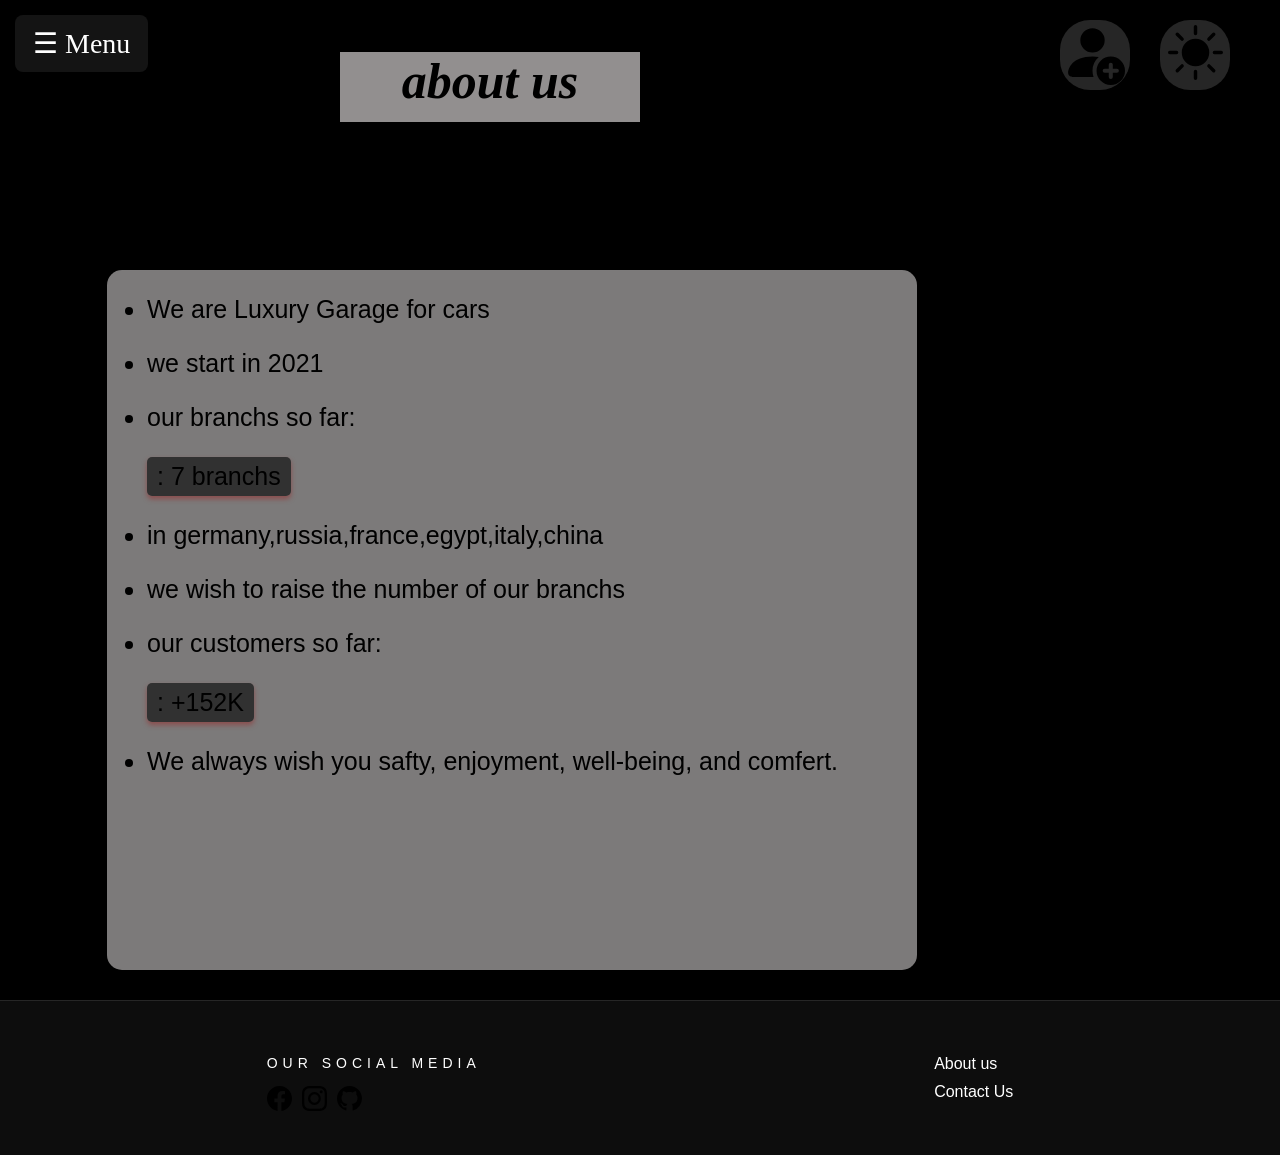
<file: aboutus.html>
<!DOCTYPE html>
<html lang="en">


<head>
    <meta charset="UTF-8">
    <meta name="viewport" content="width=device-width, initial-scale=1.0">
    <link rel="stylesheet" href="aboutus.css" id="theme-style">
    <title>About us - LuxuryGarage</title>
    <button id="theme-toggle" class="theme-btn"><img src="brightness-high-fill.svg" alt="theme" class="img-theme"></button>
    <a href="login.html" id="login-page" class="login-page"><img src="person-fill-add.svg" alt="login" class="img-login"></a>
</head>

<body>





    <div id="about">
        <ul>
            <li>
                <P>We are Luxury Garage for cars</P>
            </li>
            <li>
                <P> we start in 2021</P>
            </li>
            <li>
                <p>our branchs so far:</p>
            </li>
            <p> <span id="cb">: 7 branchs </span></p>
            <li>
                <p> in germany,russia,france,egypt,italy,china</p>
            </li>
            <li>
                <p>we wish to raise the number of our branchs</p>
            </li>
            <li>
                <p>our customers so far:</p>
            </li>
            <p> <span id="cc">: +152K</span></p>
            <li>
                <p>We always wish you safty, enjoyment, well-being, and comfert.
                </p>
            </li>
        </ul>
    </div>
    <h1 id="he"><i>about us</i></h1>


    <footer class="main-footer">

        <div class="footer-content">

            <div class="socialMedia-links">
                <p class="footer-paragraph">Our Social Media</p>
                <div class="icons-link">
                    <a href="https://facebook.com" target="_blank"><img class="icon-image" src="facebook.svg" alt="Facebook"></a>
                    <a href="https://instagram.com" target="_blank"><img class="icon-image" src="instagram.svg" alt="Instagram"></a>
                    <a href="https://github.com" target="_blank"><img class="icon-image" src="github.svg" alt="GitHub"></a>
                </div>
            </div>


            <div class="pages-footer">
                <a href="aboutus.html" class="page-link">About us</a>
                <a href="contact.html" class="page-link">Contact Us</a>
            </div>
        </div>
    </footer>

    <div id="full-menu">
        <button class="menu-btn" id="menuBtn">☰ Menu</button>

        <div class="sidebar" id="sidebar">
            <a href="index.html">Home</a>
            <a href="gallary.html">Gallery</a>
            <a href="compare.html">Compare</a>
            <a href="testdrive.html">Test Drive</a>
            <a href="aboutus.html">About Us</a>
            <a href="contact.html">Contact Us</a>
        </div>
    </div>


    <script src="aboutus.js"></script>
</body>

</html>
</file>
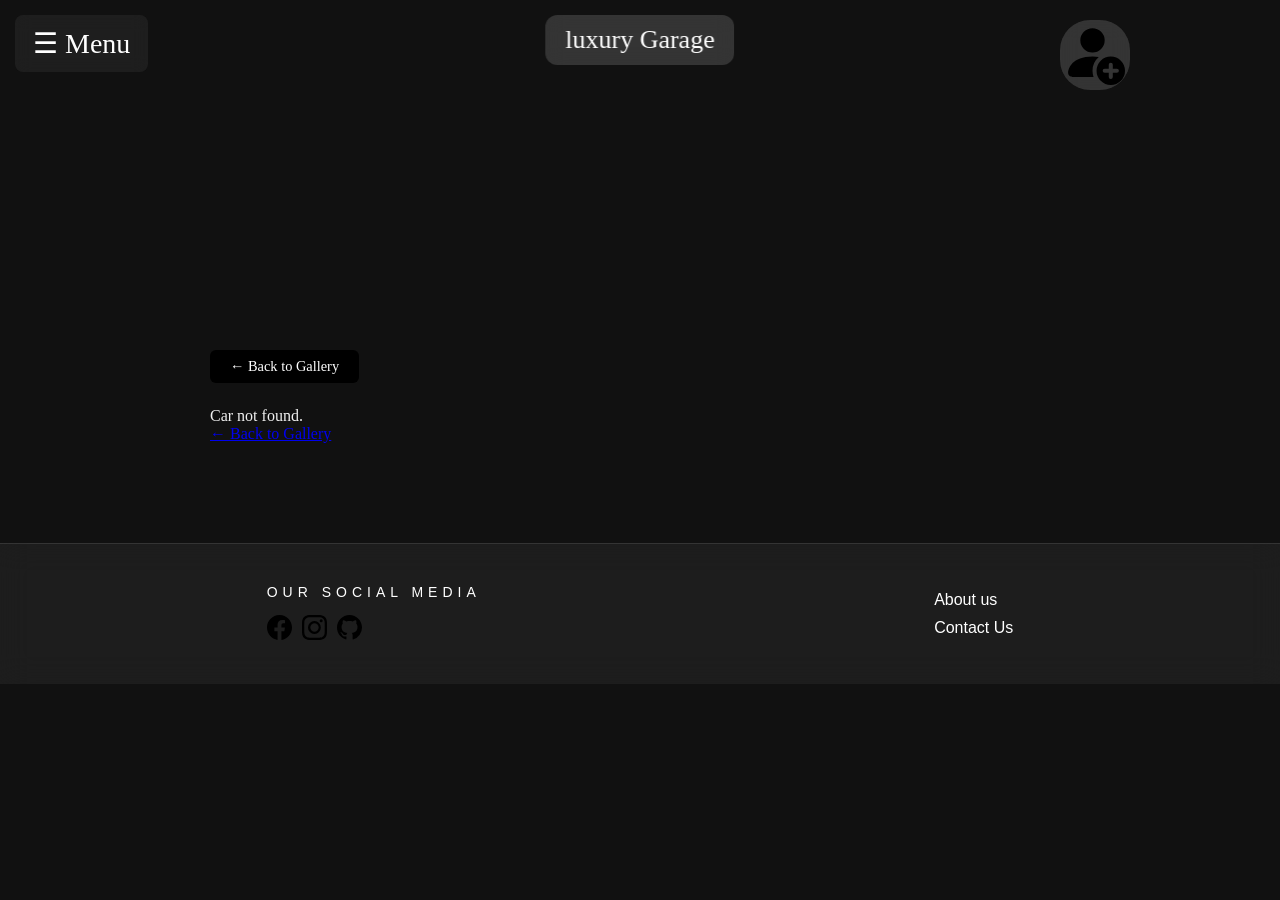
<file: detallis.html>
<!DOCTYPE html>
<html lang="en">

<head>
    <meta charset="UTF-8">
    <meta name="viewport" content="width=device-width, initial-scale=1.0">
    <title>Car Details</title>
    <link rel="stylesheet" href="gallary-dark.css">

</head>

<body>

    <header>

        <a href="index.html" class="site-title">luxury Garage </a>

        <div id="full-menu">
            <button class="menu-btn" id="menuBtn">☰ Menu</button>

            <div class="sidebar" id="sidebar">
                <a href="index.html">Home</a>
                <a href="gallary.html">Gallery</a>
                <a href="compare.html">Compare</a>
                <a href="testDrive.html">Test Drive</a>
                <a href="aboutus.html">About Us</a>
                <a href="contact.html">Contact Us</a>
            </div>
        </div>



        <a href="login.html" id="login-page" class="login-page"><img src="person-fill-add.svg" alt="login" class="img-login"></a>
    </header>

    <div class="detail-wrapper">
        <a href="gallary.html" class="back-btn">← Back to Gallery</a>
        <div id="detailContent">
            <p>Loading...</p>
        </div>
    </div>




    <footer class="main-footer">

        <div class="footer-content">

            <div class="socialMedia-links">
                <p class="footer-paragraph">Our Social Media</p>
                <div class="icons-link">
                    <a href="https://facebook.com" target="_blank"><img class="icon-image" src="facebook.svg" alt="Facebook"></a>
                    <a href="https://instagram.com" target="_blank"><img class="icon-image" src="instagram.svg" alt="Instagram"></a>
                    <a href="https://github.com" target="_blank"><img class="icon-image" src="github.svg" alt="GitHub"></a>
                </div>
            </div>


            <div class="pages-footer">
                <a href="" class="page-link">About us</a>
                <a href="contact.html" class="page-link">Contact Us</a>
            </div>
        </div>
    </footer>
    <script src="detalls.js"></script>

</body>

</html>
</file>
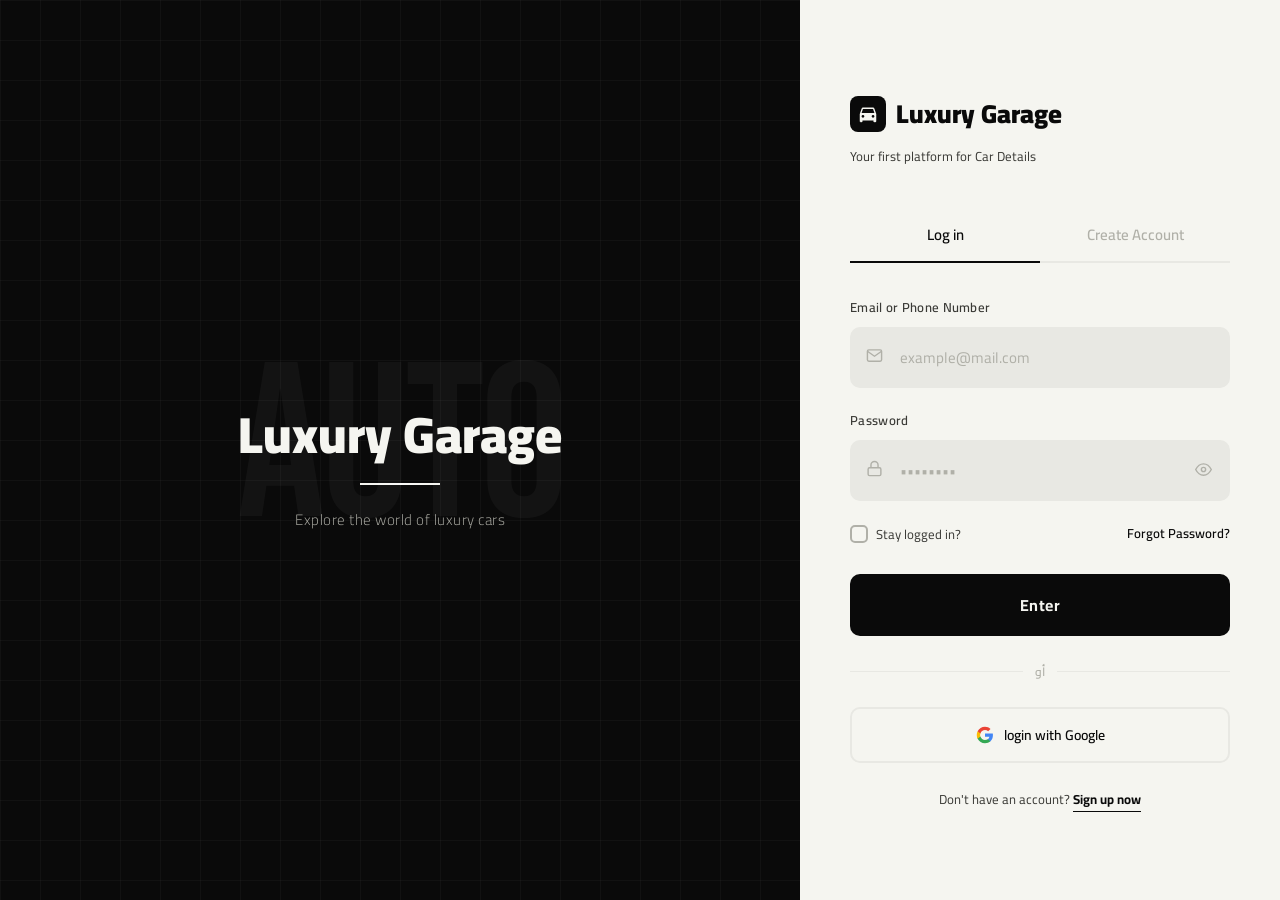
<file: login.html>
<!DOCTYPE html>
<html lang="en">

<head>
    <meta charset="UTF-8" />
    <meta name="viewport" content="width=device-width, initial-scale=1.0" />
    <title>Log in — Luxury Garage</title>
    <link href="https://fonts.googleapis.com/css2?family=Cairo:wght@300;400;600;700;900&family=Bebas+Neue&display=swap" rel="stylesheet" />
    <link rel="stylesheet" href="login.css">

</head>

<body class="bodylogin">



    <!-- LEFT DECORATIVE PANEL -->
    <div class="left-panel">
        <div class="bg-text">AUTO</div>

        <div class="brand-tagline">
            <h1>Luxury Garage</h1>
            <div class="divider-line"></div>
            <p>Explore the world of luxury cars</p>
        </div>
    </div>

    <!-- RIGHT FORM PANEL -->
    <div class="right-panel">
        <div class="form-logo">
            <div class="logo-icon">
                <svg viewBox="0 0 24 24" xmlns="http://www.w3.org/2000/svg">
                <path d="M18.92 6.01C18.72 5.42 18.16 5 17.5 5h-11c-.66 0-1.21.42-1.42 1.01L3 12v8c0 .55.45 1 1 1h1c.55 0 1-.45 1-1v-1h12v1c0 .55.45 1 1 1h1c.55 0 1-.45 1-1v-8l-2.08-5.99zM6.5 16c-.83 0-1.5-.67-1.5-1.5S5.67 13 6.5 13s1.5.67 1.5 1.5S7.33 16 6.5 16zm11 0c-.83 0-1.5-.67-1.5-1.5s.67-1.5 1.5-1.5 1.5.67 1.5 1.5-.67 1.5-1.5 1.5zM5 11l1.5-4.5h11L19 11H5z"
                />
                </svg>
            </div>
            Luxury Garage
        </div>
        <p class="form-subtitle">Your first platform for Car Details</p>

        <!-- Tabs -->
        <div class="tabs">
            <button class="tab-btn active" onclick="switchTab('login')">Log in</button>
            <button class="tab-btn" onclick="switchTab('register')">Create Account</button>
        </div>

        <!-- Error message -->
        <div class="error-msg" id="errorMsg">There is a wrong try again!!</div>

        <!-- LOGIN PANEL -->
        <div class="panel active" id="loginPanel">
            <div class="input-group">
                <label>Email or Phone Number</label>
                <div class="input-wrapper">
                    <span class="input-icon">
            <svg width="17" height="17" viewBox="0 0 24 24" fill="none" stroke="currentColor" stroke-width="2">
              <path d="M4 4h16c1.1 0 2 .9 2 2v12c0 1.1-.9 2-2 2H4c-1.1 0-2-.9-2-2V6c0-1.1.9-2 2-2z"/>
              <polyline points="22,6 12,13 2,6"/>
            </svg>
          </span>
                    <input type="text" id="loginEmail" placeholder="example@mail.com" autocomplete="email" />
                </div>
            </div>

            <div class="input-group">
                <label>Password</label>
                <div class="input-wrapper">
                    <span class="input-icon">
            <svg width="17" height="17" viewBox="0 0 24 24" fill="none" stroke="currentColor" stroke-width="2">
              <rect x="3" y="11" width="18" height="11" rx="2" ry="2"/>
              <path d="M7 11V7a5 5 0 0 1 10 0v4"/>
            </svg>
          </span>
                    <input type="password" id="loginPassword" placeholder="••••••••" />
                    <button class="toggle-password" type="button" onclick="togglePass('loginPassword', this)">
            <svg width="17" height="17" viewBox="0 0 24 24" fill="none" stroke="currentColor" stroke-width="2">
              <path d="M1 12s4-8 11-8 11 8 11 8-4 8-11 8-11-8-11-8z"/>
              <circle cx="12" cy="12" r="3"/>
            </svg>
          </button>
                </div>
            </div>

            <div class="options-row">
                <label class="remember-me">
          <input type="checkbox" id="rememberMe"/> Stay logged in?
        </label>
                <a href="#" class="forgot-link">Forgot Password?</a>
            </div>

            <button class="btn-submit" onclick="handleLogin()">
        <span class="btn-text">Enter</span>
        <div class="btn-loader"></div>
      </button>

            <div class="or-divider">أو</div>

            <button class="social-btn" onclick="handleSocial()">
        <svg width="18" height="18" viewBox="0 0 24 24">
          <path d="M22.56 12.25c0-.78-.07-1.53-.2-2.25H12v4.26h5.92c-.26 1.37-1.04 2.53-2.21 3.31v2.77h3.57c2.08-1.92 3.28-4.74 3.28-8.09z" fill="#4285F4"/>
          <path d="M12 23c2.97 0 5.46-.98 7.28-2.66l-3.57-2.77c-.98.66-2.23 1.06-3.71 1.06-2.86 0-5.29-1.93-6.16-4.53H2.18v2.84C3.99 20.53 7.7 23 12 23z" fill="#34A853"/>
          <path d="M5.84 14.09c-.22-.66-.35-1.36-.35-2.09s.13-1.43.35-2.09V7.07H2.18C1.43 8.55 1 10.22 1 12s.43 3.45 1.18 4.93l2.85-2.22.81-.62z" fill="#FBBC05"/>
          <path d="M12 5.38c1.62 0 3.06.56 4.21 1.64l3.15-3.15C17.45 2.09 14.97 1 12 1 7.7 1 3.99 3.47 2.18 7.07l3.66 2.84c.87-2.6 3.3-4.53 6.16-4.53z" fill="#EA4335"/>
        </svg>
        login with Google
      </button>
        </div>

        <!-- REGISTER PANEL -->
        <div class="panel" id="registerPanel">
            <div class="input-group">
                <label>Full Name</label>
                <div class="input-wrapper">
                    <span class="input-icon">
            <svg width="17" height="17" viewBox="0 0 24 24" fill="none" stroke="currentColor" stroke-width="2">
              <path d="M20 21v-2a4 4 0 0 0-4-4H8a4 4 0 0 0-4 4v2"/><circle cx="12" cy="7" r="4"/>
            </svg>
          </span>
                    <input type="text" id="regName" placeholder="محمد أحمد" />
                </div>
            </div>

            <div class="input-group">
                <label>E-mail</label>
                <div class="input-wrapper">
                    <span class="input-icon">
            <svg width="17" height="17" viewBox="0 0 24 24" fill="none" stroke="currentColor" stroke-width="2">
              <path d="M4 4h16c1.1 0 2 .9 2 2v12c0 1.1-.9 2-2 2H4c-1.1 0-2-.9-2-2V6c0-1.1.9-2 2-2z"/>
              <polyline points="22,6 12,13 2,6"/>
            </svg>
          </span>
                    <input type="email" id="regEmail" placeholder="mohamedahmed@mail.com" />
                </div>
            </div>

            <div class="input-group">
                <label>Phone Number</label>
                <div class="input-wrapper">
                    <span class="input-icon">
            <svg width="17" height="17" viewBox="0 0 24 24" fill="none" stroke="currentColor" stroke-width="2">
              <path d="M22 16.92v3a2 2 0 0 1-2.18 2 19.79 19.79 0 0 1-8.63-3.07A19.5 19.5 0 0 1 4.69 12 19.79 19.79 0 0 1 1.61 3.4 2 2 0 0 1 3.6 1.21h3a2 2 0 0 1 2 1.72c.127.96.361 1.903.7 2.81a2 2 0 0 1-.45 2.11L7.91 8.78a16 16 0 0 0 5.56 5.56l.95-.95a2 2 0 0 1 2.11-.45c.907.339 1.85.573 2.81.7A2 2 0 0 1 21.22 16z"/>
            </svg>
          </span>
                    <input type="tel" id="regPhone" placeholder="010xxxxxxxx" />
                </div>
            </div>

            <div class="input-group">
                <label> Password</label>
                <div class="input-wrapper">
                    <span class="input-icon">
            <svg width="17" height="17" viewBox="0 0 24 24" fill="none" stroke="currentColor" stroke-width="2">
              <rect x="3" y="11" width="18" height="11" rx="2" ry="2"/>
              <path d="M7 11V7a5 5 0 0 1 10 0v4"/>
            </svg>
          </span>
                    <input type="password" id="regPassword" placeholder="••••••••" />
                    <button class="toggle-password" type="button" onclick="togglePass('regPassword', this)">
            <svg width="17" height="17" viewBox="0 0 24 24" fill="none" stroke="currentColor" stroke-width="2">
              <path d="M1 12s4-8 11-8 11 8 11 8-4 8-11 8-11-8-11-8z"/>
              <circle cx="12" cy="12" r="3"/>
            </svg>
          </button>
                </div>
            </div>

            <button class="btn-submit" onclick="handleRegister()" style="margin-top:8px">   
        <span class="btn-text">Create Account</span>
        <div class="btn-loader"></div>
      </button>
        </div>

        <p class="switch-mode" id="switchText">
            Don't have an account? <a href="#" onclick="switchTab('register'); return false;">Sign up now</a>
        </p>
    </div>
    <script src="login.js"></script>


</body>

</html>
</file>
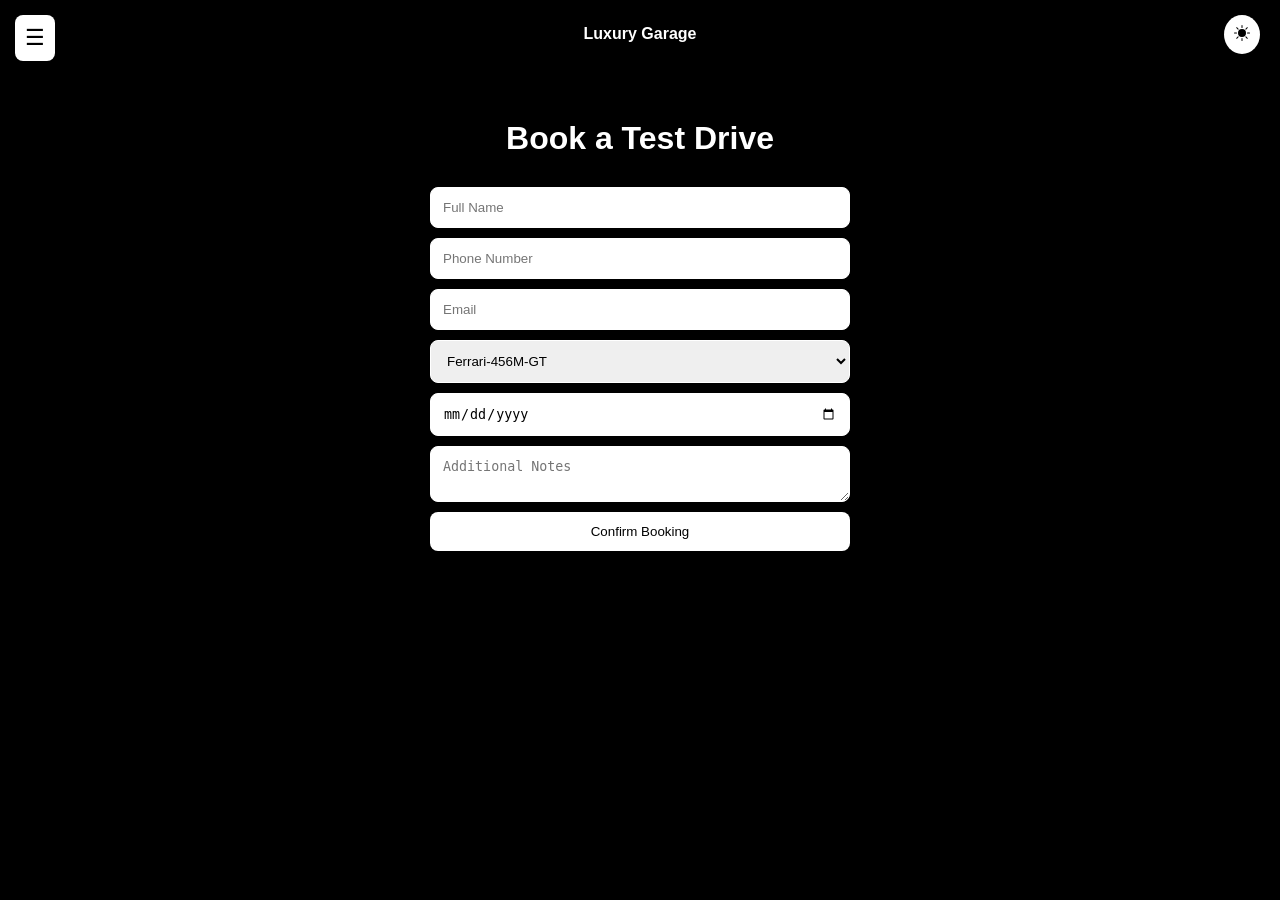
<file: testdrive.html>
<!DOCTYPE html>
<html lang="en">
<div class="container">
<head>
    <meta charset="UTF-8">
    <meta name="viewport" content="width=device-width, initial-scale=1.0">
    <title>Test Drive-LuxuryGarage</title>

    <link id="theme-style" rel="stylesheet" href="testdrive.css">
</head>

<body>

    <header>
        <a href="index.html" class="logo">Luxury Garage</a>

        <button id="menuBtn" class="menu-btn">☰</button>

        <div id="sidebar" class="sidebar">
            <a href="index.html">Home</a>
            <a href="gallary.html">Gallery</a>
            <a href="compare.html">Compare</a>
            <a href="testdrive.html">Test Drive</a>
            <a href="aboutus.html">About</a>
            <a href="contact.html">Contact</a>
        </div>

        <button id="theme-toggle" class="theme-btn">
        <img src="brightness-high-fill.svg">
    </button>
    </header>

    <h1 class="title">Book a Test Drive</h1>

    <p id="divmessage" class="msg">Your booking is successful ✔</p>

    <form id="form1" class="form">

        <input type="text" placeholder="Full Name" required>
        <input type="text" placeholder="Phone Number" required>
        <input type="email" placeholder="Email" required>

        <select required>
        <option value="1">Ferrari-456M-GT</option>
            <option value="2">Ferrari-488-GTB</option>
            <option value="3">Ferrari-Roma</option>
            <option value="4">Ferrari-Portofino</option>
            <option value="5">Ford-Taurus</option>
            <option value="6">Ford-Mustang-GTD</option>
            <option value="7">BMW M4 Competition</option>
            <option value="8">BMW X6 M Sport</option>
            <option value="9">BMW Skytop</option>
            <option value="10">BMW M760 7-series</option>
            <option value="11">Mercedes CLE-53 AMG</option>
            <option value="12">Mercedes Benz EQS</option>
            <option value="13">Maybach s580</option>
            <option value="14">Lamborghini Huracan EVO</option>
            <option value="15">Lamborghini Urus S</option>
            <option value="16">Porsche 911 GT3 RS </option>
            <option value="17">Porsche Cayene Turbo </option>
            <option value="18">Audi S8 L 60 TFSI </option>
            <option value="19">Audi SQ8 E-Tron</option>
            <option value="20">Audi A6 E-Tron </option>
    </select>

        <input type="date" required>

        <textarea placeholder="Additional Notes"></textarea>

        <button type="submit">Confirm Booking</button>

    </form>

    <script src="testdrive.js"></script>
</body>
</div>
</html>
</file>
<file: aboutus.css>
#back3 {
    position: fixed;
    right: 0%;
    top: 0%;
    width: 100%;
    height: 100%;
    object-fit: cover;
    z-index: -2;
}

#about {
    position: absolute;
    left: 40%;
    top: 30%;
    width: 810px;
    height: 700px;
    background-color: rgba(248, 243, 243, 0.5);
    z-index: 10;
    font-size: 25px;
    border-radius: 15px;
    transition: all 0.5s ease-in-out;
    opacity: 0;
    animation: fadeUp 3s ease forwards;
}

@keyframes fadeUp {
    to {
        transform: translateX(-50%) translateY(0);
        opacity: 1;
    }
}

#about:hover {
    box-shadow: 0 10px 85px rgba(243, 235, 235, 0.5);
}

#he {
    position: absolute;
    top: 2%;
    right: 50%;
    width: 300px;
    height: 70px;
    font-size: 50px;
    font-family: serif;
    z-index: 15;
    background-color: rgba(243, 238, 238, 0.6);
    text-align: center;
    color: #000;
}

#cc,
#cb {
    background-color: rgba(0, 0, 0, 0.6);
    display: inline-block;
    box-shadow: 0 3px 5px rgba(148, 47, 47, 0.6);
    padding: 5px 10px;
    border-radius: 5px;
}

body {
    margin: 0;
    font-family: Arial, sans-serif;
    background-color: black;
}

.menu-btn {
    position: fixed;
    top: 15px;
    left: 15px;
    font-family: Changa One;
    z-index: 10;
    font-size: 28px;
    cursor: pointer;
    padding: 12px 18px;
    background: rgba(51, 51, 51, 0.4);
    backdrop-filter: blur(8px);
    color: white;
    border: none;
    border-radius: 8px;
    transition: all 0.3s ease;
}

.menu-btn:hover {
    transform: translateY(-3px);
    background: rgba(255, 255, 255, 0.2);
}

.menu-btn:active {
    transform: scale(0.95);
}

.site-title {
    position: fixed;
    top: 15px;
    left: 50%;
    transform: translateX(-50%);
    z-index: 10;
    font-family: Michroma;
    font-size: 26px;
    color: white;
    text-decoration: none;
    padding: 10px 20px;
    background: rgba(255, 255, 255, 0.15);
    backdrop-filter: blur(10px);
    border-radius: 12px;
    transition: all 0.3s ease;
}

.site-title:hover {
    transform: translateX(-50%) scale(1.05);
}

.sidebar {
    position: fixed;
    top: 70px;
    left: 0;
    width: 0;
    height: 600px;
    background: rgba(0, 0, 0, 0.5);
    backdrop-filter: blur(10px);
    overflow-x: hidden;
    display: flex;
    flex-direction: column;
    padding-top: 15px;
    transition: width 0.3s ease;
    z-index: 20;
}

.sidebar.active {
    width: 250px;
}

.sidebar a {
    display: block;
    margin: 10px 0;
    padding: 10px 20px;
    color: white;
    text-decoration: none;
    font-size: 20px;
    transition: 0.2s ease;
}

.sidebar a:hover {
    background: rgba(255, 255, 255, 0.1);
    padding-left: 30px;
}

.theme-btn {
    position: absolute;
    top: 20px;
    right: 50px;
    width: 70px;
    height: 70px;
    color: white;
    font-size: 24px;
    background: rgba(255, 255, 255, 0.15);
    backdrop-filter: blur(10px);
    cursor: pointer;
    border-radius: 30px;
    border: none;
    outline: none;
}

.login-page {
    position: absolute;
    top: 20px;
    right: 150px;
    width: 70px;
    height: 70px;
    color: white;
    font-size: 24px;
    background: rgba(255, 255, 255, 0.15);
    backdrop-filter: blur(10px);
    cursor: pointer;
    border-radius: 30px;
}

.img-login {
    width: 65px;
}

.img-theme {
    width: 55px;
}

.main-footer {
    width: 100%;
    padding: 40px 0;
    background: rgba(255, 255, 255, 0.05);
    backdrop-filter: blur(15px);
    border-top: 1px solid rgba(255, 255, 255, 0.1);
    color: white;
    font-family: 'Michroma', sans-serif;
    margin-top: 1000px;
}

.footer-content {
    display: flex;
    justify-content: space-around;
    align-items: center;
    max-width: 1200px;
    margin: 0 auto;
}

.footer-paragraph {
    font-size: 14px;
    margin-bottom: 15px;
    text-transform: uppercase;
    letter-spacing: 5px;
}

.icons-link {
    display: flex;
    gap: 10px;
}

.icon-image {
    width: 25px;
    transition: transform 0.3s ease;
}

.icon-image:hover {
    transform: scale(1.2);
}

.pages-footer {
    display: flex;
    flex-direction: column;
    gap: 10px;
}

.page-link {
    color: white;
    text-decoration: none;
    font-size: 16px;
    transition: color 0.3s ease;
}

.page-link:hover {
    color: #00D4FF;
}
</file>
<file: gallary-dark.css>
* {
    margin: 0;
    padding: 0;
    box-sizing: border-box;
}

body {
    background-color: #111;
    color: #f0f0f0;
}

.menu-btn {
    position: fixed;
    top: 15px;
    left: 15px;
    font-family: Changa One;
    z-index: 10;
    font-size: 28px;
    cursor: pointer;
    padding: 12px 18px;
    background: rgba(51, 51, 51, 0.4);
    backdrop-filter: blur(8px);
    color: white;
    border: none;
    border-radius: 8px;
    transition: all 0.3s ease;
}

.menu-btn:hover {
    transform: translateY(-3px);
    background: rgba(255, 255, 255, 0.2);
}

.menu-btn:active {
    transform: scale(0.95);
}

.theme-btn {
    position: fixed;
    top: 20px;
    right: 50px;
    width: 70px;
    height: 70px;
    color: white;
    font-size: 24px;
    background: rgba(255, 255, 255, 0.15);
    backdrop-filter: blur(10px);
    cursor: pointer;
    border-radius: 30px;
    border: none;
    outline: none;
}

.login-page {
    position: absolute;
    top: 20px;
    right: 150px;
    width: 70px;
    height: 70px;
    color: white;
    font-size: 24px;
    background: rgba(255, 255, 255, 0.15);
    backdrop-filter: blur(10px);
    cursor: pointer;
    border-radius: 30px;
}

.img-login {
    width: 65px;
}

.img-theme {
    width: 55px;
}

.site-title {
    position: fixed;
    top: 15px;
    left: 50%;
    transform: translateX(-50%);
    z-index: 10;
    font-family: Michroma;
    font-size: 26px;
    color: white;
    text-decoration: none;
    padding: 10px 20px;
    background: rgba(255, 255, 255, 0.15);
    backdrop-filter: blur(10px);
    border-radius: 12px;
    transition: all 0.3s ease;
}

.site-title:hover {
    transform: translateX(-50%) scale(1.05);
}

.sidebar {
    position: fixed;
    top: 70px;
    left: 0;
    width: 0;
    height: 600px;
    background: rgba(0, 0, 0, 0.5);
    backdrop-filter: blur(10px);
    overflow-x: hidden;
    display: flex;
    flex-direction: column;
    padding-top: 15px;
    transition: width 0.3s ease;
    z-index: 9;
    border-radius: 20px;
}

.sidebar.active {
    width: 250px;
}

.sidebar a {
    display: block;
    margin: 10px 0;
    padding: 10px 20px;
    color: white;
    text-decoration: none;
    font-size: 20px;
    transition: 0.2s ease;
}

.sidebar a:hover {
    background: rgba(255, 255, 255, 0.1);
    padding-left: 30px;
}

.explore-button {
    position: absolute;
    top: 50px;
    left: 50%;
    transform: translateX(-50%);
    margin: 400px 0 0 -650px;
    font-family: Michroma;
    font-size: 26px;
    color: white;
    text-decoration: none;
    padding: 10px 20px;
    background: rgba(255, 255, 255, 0.15);
    backdrop-filter: blur(10px);
    border-radius: 12px;
    transition: all 0.3s ease;
}

.explore-button:hover {
    transform: translateX(-50%) scale(1.05);
}

.cards-row-one {
    display: flex;
    flex-direction: row;
    gap: 50px;
    margin: 300px auto 0 auto;
    max-width: 1200px;
}

.cards-row-two {
    display: flex;
    flex-direction: row;
    gap: 50px;
    margin: 100px auto 0 auto;
    max-width: 1200px;
}

.card {
    min-width: 280px;
    max-width: 350px;
    background: rgba(255, 255, 255, 0.05);
    padding: 15px;
    border-radius: 12px;
    text-align: center;
    transition: transform 0.3s ease;
}

.card:hover {
    transform: translateY(-10px);
}

.card img {
    width: 100%;
    height: 200px;
    object-fit: cover;
    border-radius: 8px;
    margin-bottom: 15px;
}

.card p {
    color: #fff;
    font-size: medium;
    line-height: 1.5;
    padding: 0 10px;
}

#bg-video {
    position: fixed;
    top: 0;
    left: 0;
    width: 100%;
    height: 100%;
    object-fit: cover;
    z-index: -1;
    pointer-events: none;
}

.main-footer {
    width: 100%;
    padding: 40px 0;
    background: rgba(255, 255, 255, 0.05);
    backdrop-filter: blur(15px);
    border-top: 1px solid rgba(255, 255, 255, 0.1);
    color: white;
    font-family: 'Michroma', sans-serif;
    margin-top: 100px;
}

.footer-content {
    display: flex;
    justify-content: space-around;
    align-items: center;
    max-width: 1200px;
    margin: 0 auto;
}

.footer-paragraph {
    font-size: 14px;
    margin-bottom: 15px;
    text-transform: uppercase;
    letter-spacing: 5px;
}

.icons-link {
    display: flex;
    gap: 10px;
}

.icon-image {
    width: 25px;
    transition: transform 0.3s ease;
}

.icon-image:hover {
    transform: scale(1.2);
}

.pages-footer {
    display: flex;
    flex-direction: column;
    gap: 10px;
}

.page-link {
    color: white;
    text-decoration: none;
    font-size: 16px;
    transition: color 0.3s ease;
}

.page-link:hover {
    color: #00D4FF;
}


/* Gallery paragraph */

#gallery-paragraph {
    color: #f0f0f0;
}

.detail-wrapper {
    color: #f0f0f0;
}

.detail-name {
    color: #f0f0f0;
}

.detail-price {
    color: #ffffff;
}

.back-btn {
    background: #333;
    color: white;
}

.back-btn:hover {
    background: #555;
}

.specs-table thead th {
    background: #222;
    color: white;
}

.specs-table tbody td {
    color: #f0f0f0;
    border-bottom: 1px solid #444;
}

.specs-table tbody td:first-child {
    color: #aaa;
    font-weight: bold;
}

.specs-table tbody tr:hover td {
    background: #2a2a2a;
}

.specs-table tfoot td {
    background: #1a1a1a;
    color: #888;
    border-top: 1px solid #444;
}

.spec-badge {
    background: #333;
    color: #ffffff;
}

#gallery-paragraph {
    display: flex;
    justify-content: center;
    color: #ffffff;
    font-size: 20px;
    font-family: PapyTimes New Romanrus;
    font-weight: bold;
    position: absolute;
    top: 100px;
    right: 50%;
    transform: translateX(50%);
}

.brands-bar {
    display: flex;
    margin-top: 150px;
    gap: 10px;
    padding: 80px;
    justify-content: center;
}

.brand-btn {
    background: #222;
    color: #f0f0f0;
    border: 1px solid #555;
    padding: 8px 16px;
    cursor: pointer;
    border-radius: 50px;
    transition: 0.3s;
}

.brand-btn.active,
.brand-btn:hover {
    background: rgb(255, 255, 255);
    color: rgb(0, 0, 0);
}

.cars-grid {
    display: grid;
    grid-template-columns: repeat(auto-fill, minmax(230px, 1fr));
    gap: 20px;
    padding: 20px;
}

.car-card {
    background: #1e1e1e;
    border: 1px solid #444;
    color: #f0f0f0;
    border-radius: 10px;
    transition: 0.3s;
}

.car-card:hover {
    transform: scale(1.03);
}

.car-card img {
    width: 100%;
    height: 150px;
    object-fit: cover;
    border-radius: 6px;
}

.car-card h3 {
    margin: 10px 0;
    color: #c2b7b7;
    padding: 0 10px 10px;
    font-size: 1.1rem;
}

.car-card p {
    font-size: 0.9rem;
    padding: 0 10px 10px;
    color: #555;
}

.btn-details {
    display: inline-block;
    margin: 10px;
    padding: 8px 12px;
    background: #333;
    color: white;
    text-decoration: none;
    border-radius: 6px;
    transition: 0.3s;
}

.btn-details:hover {
    background: #0a0a0f;
    color: white;
}

.detail-wrapper {
    color: #f0f0f0;
    max-width: 900px;
    margin: 100px auto 60px;
    padding: 0 20px;
}

.back-btn {
    display: inline-block;
    margin-bottom: 24px;
    margin-top: 250px;
    padding: 8px 20px;
    background: black;
    color: white;
    text-decoration: none;
    border-radius: 6px;
    font-size: 0.9rem;
    transition: background 0.2s;
}

.back-btn:hover {
    background: #333;
}

.detail-img {
    width: 100%;
    height: 450px;
    object-fit: cover;
    border-radius: 12px;
    margin-bottom: 28px;
    display: block;
}

.detail-name {
    font-size: 2rem;
    margin-top: 50px;
    font-weight: bold;
    margin-bottom: 8px;
    color: #f0f0f0;
}

.detail-price {
    font-size: 1.6rem;
    font-weight: bold;
    color: #f0f0f0;
    margin-bottom: 28px;
}

.specs-table {
    width: 100%;
    border-collapse: collapse;
    margin-bottom: 40px;
}

.specs-table caption {
    font-size: 1.1rem;
    font-weight: bold;
    text-align: left;
    padding: 10px 0;
    margin-bottom: 8px;
}

.specs-table thead th {
    background: #111;
    color: white;
    padding: 12px 16px;
    text-align: left;
    font-size: 0.95rem;
}

.specs-table tbody td {
    padding: 11px 16px;
    border-bottom: 1px solid #ddd;
    font-size: 0.9rem;
    color: #f0f0f0;
}

.specs-table tbody td:first-child {
    font-weight: bold;
    width: 35%;
    color: #f0f0f0;
}

.specs-table tfoot td {
    padding: 10px 16px;
    font-size: 0.78rem;
    color: #f0f0f0;
    border-top: 1px solid #ddd;
    background: #e8e8e8;
}

.spec-badge {
    background-color: #333;
    display: inline-block;
    padding: 2px 10px;
    border-radius: 12px;
    font-size: 0.75rem;
    font-weight: bold;
    color: #f0f0f0;
}

.container {
    width: 80%;
    font-size: 18px;
}


@media (max-width: 768px) {
    .container {
        width: 95%;
        font-size: 14px;
    }
}
</file>
<file: login.css>
* {
    margin: 0;
    padding: 0;
    box-sizing: border-box;
}

body {
    font-family: 'Segoe UI', Tahoma, Geneva, Verdana, sans-serif, sans-serif;
    margin: 0;
}


/* ===== LOGIN PAGE ===== */

:root {
    --black: #0a0a0a;
    --white: #f5f5f0;
    --gray-light: #e8e8e3;
    --gray-mid: #b0b0a8;
    --gray-dark: #3a3a36;
    --accent: #ffffff;
}

.bodylogin {
    font-family: 'Cairo', sans-serif;
    background: var(--black);
    color: var(--white);
    min-height: 100vh;
    display: flex;
    overflow: hidden;
}


/* ========= LEFT PANEL ========= */

.left-panel {
    flex: 1;
    position: relative;
    display: flex;
    flex-direction: column;
    justify-content: center;
    align-items: center;
    padding: 60px;
    overflow: hidden;
    background: var(--black);
}


/* Grid texture */

.left-panel::before {
    content: '';
    position: absolute;
    inset: 0;
    background-image: linear-gradient(rgba(255, 255, 255, 0.03) 1px, transparent 1px), linear-gradient(90deg, rgba(255, 255, 255, 0.03) 1px, transparent 1px);
    background-size: 40px 40px;
}


/* Big decorative text */

.bg-text {
    position: absolute;
    font-family: 'Bebas Neue', sans-serif;
    font-size: clamp(120px, 18vw, 220px);
    color: rgba(255, 255, 255, 0.04);
    letter-spacing: -4px;
    line-height: 1;
    user-select: none;
    top: 50%;
    left: 50%;
    transform: translate(-50%, -50%);
    white-space: nowrap;
}


/* Car SVG illustration */

.car-illustration {
    position: relative;
    z-index: 2;
    width: 100%;
    max-width: 480px;
    animation: floatCar 4s ease-in-out infinite;
}

@keyframes floatCar {
    0%,
    100% {
        transform: translateY(0px);
    }
    50% {
        transform: translateY(-12px);
    }
}

.brand-tagline {
    position: relative;
    z-index: 2;
    text-align: center;
    margin-top: 40px;
}

.brand-tagline h1 {
    font-family: 'Cairo', sans-serif;
    font-weight: 900;
    font-size: clamp(32px, 4vw, 52px);
    color: var(--white);
    line-height: 1.1;
}

.brand-tagline h1 span {
    color: var(--gray-mid);
}

.brand-tagline p {
    margin-top: 12px;
    font-size: 15px;
    color: var(--gray-mid);
    font-weight: 300;
    letter-spacing: 0.5px;
}


/* Divider line animated */

.divider-line {
    width: 80px;
    height: 2px;
    background: var(--white);
    margin: 20px auto;
    position: relative;
    overflow: hidden;
}

.divider-line::after {
    content: '';
    position: absolute;
    inset: 0;
    background: linear-gradient(90deg, transparent, rgba(255, 255, 255, 0.6), transparent);
    animation: shimmer 2.5s infinite;
}

@keyframes shimmer {
    0% {
        transform: translateX(-100%);
    }
    100% {
        transform: translateX(100%);
    }
}


/* ========= RIGHT PANEL (FORM) ========= */

.right-panel {
    width: 480px;
    min-width: 480px;
    background: var(--white);
    color: var(--black);
    display: flex;
    flex-direction: column;
    justify-content: center;
    padding: 60px 50px;
    position: relative;
    overflow: hidden;
}

.form-logo {
    font-family: 'Cairo', sans-serif;
    font-weight: 900;
    font-size: 26px;
    color: var(--black);
    margin-bottom: 6px;
    display: flex;
    align-items: center;
    gap: 10px;
}

.form-logo .logo-icon {
    width: 36px;
    height: 36px;
    background: var(--black);
    border-radius: 8px;
    display: flex;
    align-items: center;
    justify-content: center;
}

.form-logo .logo-icon svg {
    width: 22px;
    height: 22px;
    fill: var(--white);
}

.form-subtitle {
    font-size: 13px;
    color: var(--gray-dark);
    margin-bottom: 40px;
    font-weight: 400;
}


/* Tabs */

.tabs {
    display: flex;
    gap: 0;
    margin-bottom: 32px;
    border-bottom: 2px solid var(--gray-light);
}

.tab-btn {
    flex: 1;
    background: none;
    border: none;
    padding: 12px 0;
    font-family: 'Cairo', sans-serif;
    font-size: 15px;
    font-weight: 600;
    color: var(--gray-mid);
    cursor: pointer;
    position: relative;
    transition: color 0.25s;
}

.tab-btn::after {
    content: '';
    position: absolute;
    bottom: -2px;
    right: 0;
    left: 0;
    height: 2px;
    background: var(--black);
    transform: scaleX(0);
    transition: transform 0.3s cubic-bezier(0.4, 0, 0.2, 1);
}

.tab-btn.active {
    color: var(--black);
}

.tab-btn.active::after {
    transform: scaleX(1);
}


/* Input group */

.input-group {
    margin-bottom: 20px;
    position: relative;
}

.input-group label {
    display: block;
    font-size: 13px;
    font-weight: 600;
    color: var(--gray-dark);
    margin-bottom: 8px;
    letter-spacing: 0.3px;
}

.input-wrapper {
    position: relative;
}

.input-wrapper input {
    width: 100%;
    padding: 14px 18px 14px 48px;
    font-family: 'Cairo', sans-serif;
    font-size: 15px;
    color: var(--black);
    background: var(--gray-light);
    border: 2px solid transparent;
    border-radius: 10px;
    outline: none;
    transition: border-color 0.25s, background 0.25s;
}

.input-wrapper input::placeholder {
    color: var(--gray-mid);
}

.input-wrapper input:focus {
    background: var(--white);
    border-color: var(--black);
}

.input-icon {
    position: absolute;
    left: 16px;
    top: 50%;
    transform: translateY(-50%);
    color: var(--gray-mid);
    pointer-events: none;
}

.toggle-password {
    position: absolute;
    right: 14px;
    top: 50%;
    transform: translateY(-50%);
    background: none;
    border: none;
    cursor: pointer;
    color: var(--gray-mid);
    padding: 4px;
    transition: color 0.2s;
}

.toggle-password:hover {
    color: var(--black);
}


/* Options row */

.options-row {
    display: flex;
    justify-content: space-between;
    align-items: center;
    margin-bottom: 28px;
}

.remember-me {
    display: flex;
    align-items: center;
    gap: 8px;
    cursor: pointer;
    font-size: 13px;
    color: var(--gray-dark);
    font-weight: 400;
}

.remember-me input[type="checkbox"] {
    appearance: none;
    width: 18px;
    height: 18px;
    border: 2px solid var(--gray-mid);
    border-radius: 5px;
    cursor: pointer;
    position: relative;
    transition: all 0.2s;
}

.remember-me input[type="checkbox"]:checked {
    background: var(--black);
    border-color: var(--black);
}

.remember-me input[type="checkbox"]:checked::after {
    content: '✓';
    position: absolute;
    top: 50%;
    left: 50%;
    transform: translate(-50%, -50%);
    color: white;
    font-size: 11px;
    font-weight: 700;
}

.forgot-link {
    font-size: 13px;
    color: var(--black);
    font-weight: 600;
    text-decoration: none;
    border-bottom: 1px solid transparent;
    transition: border-color 0.2s;
}

.forgot-link:hover {
    border-color: var(--black);
}


/* Submit button */

.btn-submit {
    width: 100%;
    padding: 16px;
    background: var(--black);
    color: var(--white);
    font-family: 'Cairo', sans-serif;
    font-size: 16px;
    font-weight: 700;
    border: none;
    border-radius: 10px;
    cursor: pointer;
    position: relative;
    overflow: hidden;
    transition: transform 0.15s, box-shadow 0.2s;
    letter-spacing: 0.5px;
}

.btn-submit::before {
    content: '';
    position: absolute;
    inset: 0;
    background: rgba(255, 255, 255, 0.08);
    transform: translateX(-100%);
    transition: transform 0.4s ease;
}

.btn-submit:hover::before {
    transform: translateX(0);
}

.btn-submit:hover {
    transform: translateY(-1px);
    box-shadow: 0 8px 24px rgba(0, 0, 0, 0.3);
}

.btn-submit:active {
    transform: translateY(0);
}

.btn-submit .btn-loader {
    display: none;
    width: 20px;
    height: 20px;
    border: 2px solid rgba(255, 255, 255, 0.3);
    border-top-color: white;
    border-radius: 50%;
    animation: spin 0.7s linear infinite;
    margin: 0 auto;
}

@keyframes spin {
    to {
        transform: rotate(360deg);
    }
}

.btn-submit.loading .btn-text {
    display: none;
}

.btn-submit.loading .btn-loader {
    display: block;
}


/* Divider OR */

.or-divider {
    display: flex;
    align-items: center;
    gap: 12px;
    margin: 24px 0;
    color: var(--gray-mid);
    font-size: 12px;
    font-weight: 600;
}

.or-divider::before,
.or-divider::after {
    content: '';
    flex: 1;
    height: 1px;
    background: var(--gray-light);
}


/* Social login */

.social-btn {
    width: 100%;
    padding: 13px;
    background: var(--white);
    border: 2px solid var(--gray-light);
    border-radius: 10px;
    font-family: 'Cairo', sans-serif;
    font-size: 14px;
    font-weight: 600;
    color: var(--black);
    cursor: pointer;
    display: flex;
    align-items: center;
    justify-content: center;
    gap: 10px;
    transition: border-color 0.2s, background 0.2s;
}

.social-btn:hover {
    border-color: var(--black);
    background: var(--gray-light);
}


/* Switch sign up */

.switch-mode {
    text-align: center;
    margin-top: 24px;
    font-size: 13px;
    color: var(--gray-dark);
}

.switch-mode a {
    color: var(--black);
    font-weight: 700;
    text-decoration: none;
    border-bottom: 1px solid var(--black);
}


/* Error message */

.error-msg {
    background: #fff0f0;
    border: 1px solid #ffcccc;
    color: #cc0000;
    padding: 10px 14px;
    border-radius: 8px;
    font-size: 13px;
    margin-bottom: 18px;
    display: none;
}

.error-msg.show {
    display: block;
}


/* Success overlay */

.success-overlay {
    position: fixed;
    inset: 0;
    background: var(--black);
    display: flex;
    flex-direction: column;
    align-items: center;
    justify-content: center;
    z-index: 100;
    opacity: 0;
    pointer-events: none;
    transition: opacity 0.5s;
}

.success-overlay.show {
    opacity: 1;
    pointer-events: all;
}

.success-icon {
    width: 80px;
    height: 80px;
    border: 3px solid var(--white);
    border-radius: 50%;
    display: flex;
    align-items: center;
    justify-content: center;
    font-size: 36px;
    margin-bottom: 24px;
    animation: popIn 0.5s 0.3s both;
}

@keyframes popIn {
    from {
        transform: scale(0.5);
        opacity: 0;
    }
    to {
        transform: scale(1);
        opacity: 1;
    }
}

.success-overlay h2 {
    font-size: 28px;
    font-weight: 700;
    color: var(--white);
    animation: popIn 0.5s 0.5s both;
}

.success-overlay p {
    color: var(--gray-mid);
    margin-top: 8px;
    font-size: 15px;
    animation: popIn 0.5s 0.7s both;
}


/* Panels */

.panel {
    display: none;
}

.panel.active {
    display: block;
}
</file>
<file: testdrive.css>
body {
    margin: 0;
    font-family: Arial;
    background: #f5f5f5;
    color: #111;
}


/* HEADER */

.logo {
    position: fixed;
    top: 15px;
    left: 50%;
    transform: translateX(-50%);
    text-decoration: none;
    padding: 10px 20px;
    background: white;
    border-radius: 12px;
    font-weight: bold;
    color: #111;
}

.menu-btn {
    position: fixed;
    top: 15px;
    left: 15px;
    font-size: 22px;
    padding: 10px;
}

.sidebar {
    position: fixed;
    top: 70px;
    left: 0;
    width: 0;
    height: 100%;
    overflow: hidden;
    background: white;
    transition: 0.3s;
}

.sidebar.active {
    width: 220px;
}

.sidebar a {
    display: block;
    padding: 15px;
    color: #111;
    text-decoration: none;
}

.sidebar a:hover {
    background: #eee;
}

.theme-btn {
    position: fixed;
    top: 15px;
    right: 20px;
    background: white;
    border-radius: 50%;
    padding: 10px;
}


/* TITLE */

.title {
    text-align: center;
    margin-top: 120px;
}


/* FORM */

.form {
    width: 420px;
    margin: 30px auto;
    display: flex;
    flex-direction: column;
    gap: 10px;
}

input,
select,
textarea {
    padding: 12px;
    border: 1px solid #ccc;
    border-radius: 8px;
}

button {
    padding: 12px;
    background: black;
    color: white;
    border: none;
    border-radius: 8px;
}


/* MESSAGE */

.msg {
    display: none;
    text-align: center;
    color: green;
}
</file>
